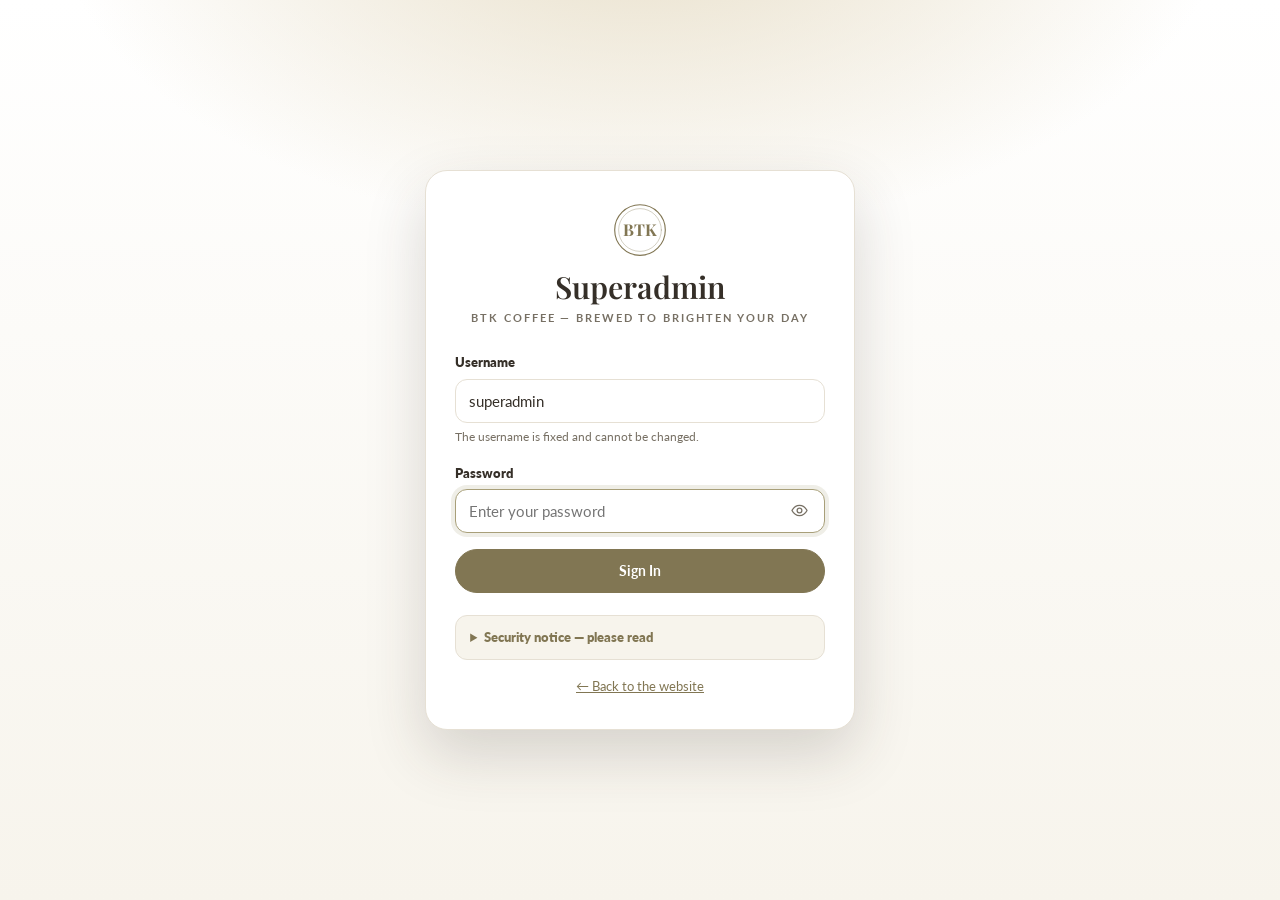
<file: admin.html>
<!DOCTYPE html>
<html lang="en">
<head>
<meta charset="UTF-8">
<meta name="viewport" content="width=device-width, initial-scale=1">
<title>Superadmin — BTK Coffee</title>
<meta name="robots" content="noindex, nofollow, noarchive">
<meta name="theme-color" content="#817653">
<link rel="icon" href="data:image/svg+xml,%3Csvg xmlns='http://www.w3.org/2000/svg' viewBox='0 0 64 64'%3E%3Crect width='64' height='64' rx='14' fill='%23817653'/%3E%3Ctext x='32' y='42' font-family='Georgia,serif' font-size='22' font-weight='700' fill='%23FFFDF7' text-anchor='middle'%3EBTK%3C/text%3E%3C/svg%3E">
<link rel="preconnect" href="https://fonts.googleapis.com">
<link rel="preconnect" href="https://fonts.gstatic.com" crossorigin>
<link href="https://fonts.googleapis.com/css2?family=Playfair+Display:wght@500;600;700&family=Lato:wght@300;400;700;900&display=swap" rel="stylesheet">
<link rel="stylesheet" href="admin.css">
<script>window.BTK_ADMIN = true;</script>
<script src="config.js"></script>
</head>
<body class="admin-body">

<!-- ================= LOGIN ================= -->
<div class="login-wrap" id="loginView">
  <main class="login-card" role="main">
    <div class="login-brand">
      <span class="lb-mark" aria-hidden="true">
        <svg viewBox="0 0 48 48" width="54" height="54">
          <circle cx="24" cy="24" r="22.5" fill="none" stroke="currentColor" stroke-width="1"/>
          <circle cx="24" cy="24" r="19" fill="none" stroke="currentColor" stroke-width=".5" opacity=".6"/>
          <text x="24" y="29.5" text-anchor="middle" font-family="Playfair Display, Georgia, serif" font-size="14.5" font-weight="700" fill="currentColor" stroke="none">BTK</text>
        </svg>
      </span>
      <h1>Superadmin</h1>
      <p class="lb-tag">BTK Coffee — Brewed to Brighten Your Day</p>
    </div>

    <form id="loginForm" novalidate autocomplete="off">
      <div class="a-field">
        <label for="loginUser">Username</label>
        <input type="text" id="loginUser" value="superadmin" autocomplete="username" spellcheck="false">
        <p class="a-hint">The username is fixed and cannot be changed.</p>
      </div>

      <div class="a-field">
        <label for="loginPass">Password</label>
        <div class="pw-wrap">
          <input type="password" id="loginPass" autocomplete="current-password" placeholder="Enter your password">
          <button type="button" class="pw-toggle" data-pw-for="loginPass" aria-label="Show password" aria-pressed="false">
            <svg viewBox="0 0 24 24" class="eye" aria-hidden="true"><path d="M2.5 12S6 5.5 12 5.5 21.5 12 21.5 12 18 18.5 12 18.5 2.5 12 2.5 12z"/><circle cx="12" cy="12" r="3"/></svg>
          </button>
        </div>
      </div>

      <p class="a-alert" id="loginAlert" role="alert" hidden></p>
      <button type="submit" class="a-btn a-btn-primary full" id="loginSubmit">Sign In</button>
    </form>

    <details class="login-note">
      <summary>Security notice — please read</summary>
      <p>This site has <strong>no backend</strong>. This login is a convenience gate for a single
      operator, not real security: the check runs in your browser and anyone with DevTools can
      bypass it. Never store sensitive data here. See the README for the backend work required
      before this is production-secure.</p>
      <p id="defaultHint" class="dim"></p>
    </details>
    <p class="login-back"><a href="index.html">&larr; Back to the website</a></p>
  </main>
</div>

<!-- ================= DASHBOARD ================= -->
<div class="admin-shell" id="dashView" hidden>
  <header class="a-topbar">
    <button type="button" class="a-burger" id="navToggle" aria-label="Toggle menu" aria-expanded="false">
      <span></span><span></span><span></span>
    </button>
    <div class="a-title">
      <strong>BTK Coffee</strong><span>Superadmin Dashboard</span>
    </div>
    <div class="a-topbar-right">
      <span class="a-pill" id="dirtyPill" hidden>Unsaved draft</span>
      <span class="a-pill live" id="livePill" hidden>Live</span>
      <button type="button" class="gh-chip" id="ghChip" data-goto="github" aria-label="GitHub connection status — open GitHub Setup">
        <svg viewBox="0 0 24 24" class="gh-mark" aria-hidden="true"><path d="M12 2a10 10 0 0 0-3.16 19.49c.5.09.68-.22.68-.48l-.01-1.7c-2.78.6-3.37-1.34-3.37-1.34-.45-1.16-1.11-1.47-1.11-1.47-.91-.62.07-.6.07-.6 1 .07 1.53 1.03 1.53 1.03.9 1.53 2.36 1.09 2.93.83.09-.65.35-1.09.63-1.34-2.22-.25-4.56-1.11-4.56-4.94 0-1.09.39-1.98 1.03-2.68-.1-.25-.45-1.27.1-2.64 0 0 .84-.27 2.75 1.02a9.5 9.5 0 0 1 5 0c1.91-1.29 2.75-1.02 2.75-1.02.55 1.37.2 2.39.1 2.64.64.7 1.03 1.59 1.03 2.68 0 3.84-2.34 4.69-4.57 4.94.36.31.68.92.68 1.85l-.01 2.75c0 .27.18.58.69.48A10 10 0 0 0 12 2z"/></svg>
        <span class="gh-dot" id="ghChipDot"></span>
        <span class="gh-chip-text" id="ghChipText">Not connected</span>
      </button>
      <a class="a-btn a-btn-ghost sm" href="index.html" target="_blank" rel="noopener">View Site</a>
    </div>
  </header>

  <!-- Publish bar: the only route from draft to live -->
  <div class="publish-bar" id="publishBar">
    <div class="pb-status">
      <span class="pb-dot" id="pbDot"></span>
      <span id="pbText">Checking published configuration…</span>
    </div>
    <div class="pb-actions">
      <button type="button" class="a-btn a-btn-primary sm" id="pbPublish">Validate &amp; Publish to GitHub</button>
    </div>
  </div>

  <div class="a-layout">
    <aside class="a-side" id="aSide">
      <nav aria-label="Dashboard sections">
        <button type="button" class="a-nav is-active" data-view="overview"><span class="an-ico">◉</span> Dashboard Overview</button>
        <button type="button" class="a-nav" data-view="appearance"><span class="an-ico">◧</span> Website Appearance</button>
        <button type="button" class="a-nav" data-view="images"><span class="an-ico">▣</span> Image Manager</button>
        <button type="button" class="a-nav" data-view="menu"><span class="an-ico">☰</span> Menu Management</button>
        <button type="button" class="a-nav" data-view="content"><span class="an-ico">✎</span> Site Text</button>
        <button type="button" class="a-nav" data-view="contact"><span class="an-ico">✉</span> Contact &amp; Location</button>
        <button type="button" class="a-nav" data-view="github"><span class="an-ico">⎇</span> GitHub Setup</button>
        <button type="button" class="a-nav" data-view="security"><span class="an-ico">⚿</span> Account Security</button>
        <a class="a-nav" href="index.html" target="_blank" rel="noopener"><span class="an-ico">↗</span> View Live Website</a>
        <button type="button" class="a-nav danger" id="logoutBtn"><span class="an-ico">⏻</span> Logout</button>
      </nav>
      <p class="a-side-note">Edits are a local draft until you <strong>Validate &amp; Publish to GitHub</strong>.</p>
    </aside>
    <div class="a-scrim" id="aScrim" hidden></div>

    <main class="a-main" id="aMain">

      <!-- OVERVIEW -->
      <section class="a-view" data-view="overview">
        <header class="a-head"><h2>Dashboard Overview</h2><p>A snapshot of your current website configuration.</p></header>
        <div class="stat-grid" id="statGrid"></div>
        <div class="a-card">
          <h3>Current palette</h3>
          <div class="swatch-row" id="palettePreview"></div>
        </div>
        <div class="a-card">
          <h3>Quick actions</h3>
          <div class="quick-grid">
            <button type="button" class="quick" data-goto="appearance"><strong>Edit Website Colours</strong><small>Palette &amp; theme</small></button>
            <button type="button" class="quick" data-goto="menu"><strong>Manage Menu</strong><small>Items, prices, categories</small></button>
            <button type="button" class="quick" data-goto="images"><strong>Change Images</strong><small>Hero, story, products</small></button>
            <button type="button" class="quick" data-goto="content"><strong>Edit Site Text</strong><small>Hero, story, footer</small></button>
            <button type="button" class="quick" data-goto="contact"><strong>Update Contact Info</strong><small>Links &amp; location</small></button>
            <button type="button" class="quick" data-goto="security"><strong>Change Password</strong><small>Account security</small></button>
            <button type="button" class="quick" data-goto="github"><strong>GitHub Setup</strong><small>Connection &amp; publishing</small></button>
            <a class="quick" href="index.html" target="_blank" rel="noopener"><strong>Preview Website</strong><small>Opens in a new tab</small></a>
          </div>
        </div>
        <div class="a-note">
          <strong>How publishing works.</strong> Edits are kept as a <em>draft</em> in this browser.
          Pressing <strong>Validate &amp; Publish to GitHub</strong> validates the entire configuration
          and commits it to <code>data/site-config.json</code> in your repository. Only then do
          customers see the change — the public site loads that file on every visit. If validation
          fails, nothing is committed and the live site is untouched.
        </div>
        <div class="a-note warn">
          <strong>Still not a security boundary.</strong> This login runs in the browser and can be
          bypassed with DevTools. What protects your repo is the GitHub token: keep it fine-grained,
          limited to this one repository with <em>Contents: Read and write</em>, and revoke it when done.
        </div>
      </section>

      <!-- APPEARANCE -->
      <section class="a-view" data-view="appearance" hidden>
        <header class="a-head"><h2>Website Appearance</h2><p>Set the colour palette used across the whole public site.</p></header>
        <div class="split">
          <div class="a-card">
            <h3>Colour palette</h3>
            <div class="color-list" id="colorList"></div>
            <div class="a-actions">
              <button type="button" class="a-btn a-btn-primary" id="saveTheme">Save Changes</button>
              <button type="button" class="a-btn a-btn-ghost" id="revertTheme">Reset Changes</button>
              <button type="button" class="a-btn a-btn-danger" id="defaultTheme">Restore Default Palette</button>
            </div>
          </div>
          <div class="a-card sticky">
            <h3>Live preview</h3>
            <div class="theme-preview" id="themePreview">
              <div class="tp-bar"><span class="tp-brand">BTK Coffee</span><span class="tp-cart">Cart · 2</span></div>
              <div class="tp-body">
                <p class="tp-eyebrow">Popular Pick</p>
                <h4 class="tp-h">Good Coffee. Better Moments.</h4>
                <p class="tp-p">Crafted with passion, made to brighten your day.</p>
                <div class="tp-card">
                  <strong class="tp-name">Spanish Latte</strong>
                  <p class="tp-muted">Sweet, creamy and rich.</p>
                  <div class="tp-foot"><span class="tp-price">₱89</span><span class="tp-btn">Add to Order</span></div>
                </div>
              </div>
            </div>
            <p class="a-hint" id="contrastNote"></p>
          </div>
        </div>
      </section>

      <!-- IMAGES -->
      <section class="a-view" data-view="images" hidden>
        <header class="a-head"><h2>Image Manager</h2><p>Images are real files in your GitHub repository. Replacing one overwrites the file at its path.</p></header>

        <div class="a-note" id="imgNeedsRepo" hidden>
          <strong>GitHub is not connected yet.</strong> You can still choose images and download them,
          but direct commits need a connection. <button type="button" class="link-btn" data-goto="github">Open GitHub Setup →</button>
        </div>

        <div class="a-card">
          <h3>Replacement method</h3>
          <div class="mode-row">
            <label class="mode-card"><input type="radio" name="imgMode" value="download" checked>
              <span><strong>Download &amp; commit yourself</strong><small>No token. The dashboard prepares a correctly-named file; you add it to the repo and push.</small></span></label>
            <label class="mode-card"><input type="radio" name="imgMode" value="api">
              <span><strong>Commit directly to GitHub</strong><small>Uses the connection from GitHub Setup. Writes the file to your repo immediately.</small></span></label>
          </div>
          <p class="a-hint" id="imgModeHint"></p>
        </div>

        <div class="a-note">Each product has its own file — no two products share a photo. Replacing an image
        overwrites that exact path, so the public site picks it up with no code change once the commit is deployed.
        Browsers cache images: hard-refresh (Ctrl/⌘+Shift+R) to see a change immediately.</div>

        <div class="a-card"><h3>Site images</h3><div class="img-grid" id="siteImageGrid"></div></div>
        <div class="a-card">
          <h3>Product images</h3>
          <label class="sr-only" for="imgProductSearch">Search products</label>
          <input type="search" id="imgProductSearch" class="a-input" placeholder="Search products…">
          <div class="img-grid" id="productImageGrid"></div>
        </div>
        <div class="a-actions sticky-actions">
          <button type="button" class="a-btn a-btn-primary" id="saveImages">Save Path Changes</button>
          <button type="button" class="a-btn a-btn-ghost" id="revertImages">Reset Changes</button>
          <button type="button" class="a-btn a-btn-danger" id="defaultImages">Restore Default Paths</button>
        </div>
      </section>

      <!-- MENU -->
      <section class="a-view" data-view="menu" hidden>
        <header class="a-head"><h2>Menu Management</h2><p>Add, edit, and remove products and categories. This is the same data the public menu and cart use.</p></header>

        <div class="a-card">
          <h3>Categories</h3>
          <div class="cat-list" id="catList"></div>
          <div class="inline-add">
            <label class="sr-only" for="newCatName">New category name</label>
            <input type="text" id="newCatName" class="a-input" placeholder="New category name" maxlength="40">
            <button type="button" class="a-btn a-btn-ghost" id="addCat">Add Category</button>
          </div>
        </div>

        <div class="a-card">
          <div class="card-head-row">
            <h3>Add-ons <span class="count-chip" id="addonCount">0</span></h3>
            <button type="button" class="a-btn a-btn-ghost" id="addAddon">+ Add New Add-on</button>
          </div>
          <p class="a-hint">Optional priced extras. Each one is offered on the categories you tick, and is charged per item ordered.</p>
          <div class="addon-list" id="addonList"></div>
          <p class="a-empty" id="addonEmpty" hidden>No add-ons yet.</p>
        </div>

        <div class="a-card">
          <div class="card-head-row">
            <h3>Products <span class="count-chip" id="prodCount">0</span></h3>
            <button type="button" class="a-btn a-btn-primary" id="addProduct">+ Add New Product</button>
          </div>
          <div class="filter-row">
            <label class="sr-only" for="prodSearch">Search products</label>
            <input type="search" id="prodSearch" class="a-input" placeholder="Search products…">
            <label class="sr-only" for="prodCatFilter">Filter by category</label>
            <select id="prodCatFilter" class="a-input"></select>
          </div>
          <div class="prod-table" id="prodTable"></div>
          <p class="a-empty" id="prodEmpty" hidden>No products match your filters.</p>
        </div>

        <div class="a-actions sticky-actions">
          <button type="button" class="a-btn a-btn-primary" id="saveMenu">Save Changes</button>
          <button type="button" class="a-btn a-btn-ghost" id="revertMenu">Reset Changes</button>
          <button type="button" class="a-btn a-btn-danger" id="defaultMenu">Restore Default Menu</button>
        </div>
      </section>

      <!-- SITE TEXT -->
      <section class="a-view" data-view="content" hidden>
        <header class="a-head"><h2>Site Text</h2><p>Every remaining piece of wording on the public site — store status, announcement bar, hero, Our Story, and the full footer.</p></header>

        <div class="a-card">
          <h3>Store status badge</h3>
          <p class="a-hint">Shown in the website header so customers can see at a glance whether you are taking orders.</p>
          <label class="switch-row">
            <input type="checkbox" id="ssEnabled">
            <span class="switch" aria-hidden="true"></span>
            <span class="switch-label">Show the status badge in the header</span>
          </label>
          <label class="switch-row">
            <input type="checkbox" id="ssAuto">
            <span class="switch" aria-hidden="true"></span>
            <span class="switch-label">Follow operating hours automatically</span>
          </label>

          <label class="switch-row" id="ssManualRow">
            <input type="checkbox" id="ssOpen">
            <span class="switch green" aria-hidden="true"></span>
            <span class="switch-label">Store is <strong id="ssStateWord">OPEN</strong> today</span>
          </label>

          <div class="hours-block" id="hoursBlock" hidden>
            <p class="a-hint">Times use the shop's local clock (<strong id="tzLabel">Asia/Manila</strong>). A closing
            time earlier than the opening time means the shift runs past midnight.</p>
            <div class="hours-grid" id="hoursGrid"></div>
            <div class="a-actions">
              <button type="button" class="a-btn a-btn-ghost sm" id="hoursCopy">Apply Monday's hours to all days</button>
            </div>
            <p class="auto-now" id="autoNow"></p>
          </div>
          <div class="ss-preview" id="ssPreview">
            <span class="ss-pv-dot"></span>
            <span class="ss-pv-text"><strong id="ssPvLabel">Open today</strong><small id="ssPvNote">Accepting orders</small></span>
          </div>
          <div class="form-grid">
            <div class="a-field"><label for="ssOpenLabel">Open label</label><input type="text" class="a-input" id="ssOpenLabel" data-cf="storeOpenLabel" maxlength="30"></div>
            <div class="a-field"><label for="ssOpenNote">Open note</label><input type="text" class="a-input" id="ssOpenNote" data-cf="storeOpenNote" maxlength="40"></div>
            <div class="a-field"><label for="ssClosedLabel">Closed label</label><input type="text" class="a-input" id="ssClosedLabel" data-cf="storeClosedLabel" maxlength="30"></div>
            <div class="a-field"><label for="ssClosedNote">Closed note</label><input type="text" class="a-input" id="ssClosedNote" data-cf="storeClosedNote" maxlength="40"></div>
          </div>
        </div>

        <div id="contentGroups"></div>
        <div class="a-actions sticky-actions">
          <button type="button" class="a-btn a-btn-primary" id="saveContent">Save Changes</button>
          <button type="button" class="a-btn a-btn-ghost" id="revertContent">Reset Changes</button>
          <button type="button" class="a-btn a-btn-danger" id="defaultContent2">Restore Default Text</button>
        </div>
      </section>

      <!-- CONTACT -->
      <section class="a-view" data-view="contact" hidden>
        <header class="a-head"><h2>Contact &amp; Location</h2><p>These values appear in the header, contact section, footer, and order summaries.</p></header>
        <div class="a-card">
          <div class="form-grid" id="contactForm"></div>
          <div class="a-actions">
            <button type="button" class="a-btn a-btn-primary" id="saveContact">Save Changes</button>
            <button type="button" class="a-btn a-btn-ghost" id="revertContact">Reset Changes</button>
            <a class="a-btn a-btn-ghost" href="index.html#findus" target="_blank" rel="noopener">Preview Changes</a>
            <button type="button" class="a-btn a-btn-danger" id="defaultContact">Restore Default Info</button>
          </div>
        </div>
        <div class="a-note">Leave the phone, email, address, or Facebook fields blank to hide them on the
        public site. Nothing is invented — blank means not displayed.</div>
      </section>

      <!-- GITHUB SETUP -->
      <section class="a-view" data-view="github" hidden>
        <header class="a-head"><h2>GitHub Setup</h2><p>Connect the repository that stores your images and published configuration.</p></header>

        <div class="conn-banner" id="connBanner">
          <span class="cb-dot" id="connDot"></span>
          <div class="cb-text">
            <strong id="connTitle">Not connected</strong>
            <span id="connDetail">Add your repository details and a token to enable publishing.</span>
          </div>
        </div>

        <div class="a-card">
          <h3>1. Repository storage</h3>
          <div class="form-grid">
            <div class="a-field"><label for="ghOwner">GitHub owner / username</label><input type="text" id="ghOwner" class="a-input" placeholder="your-username" spellcheck="false"><p class="a-err" id="errGhOwner" role="alert"></p></div>
            <div class="a-field"><label for="ghRepo">Repository name</label><input type="text" id="ghRepo" class="a-input" placeholder="btk-coffee" spellcheck="false"><p class="a-err" id="errGhRepo" role="alert"></p></div>
            <div class="a-field"><label for="ghBranch">Branch</label><input type="text" id="ghBranch" class="a-input" placeholder="main" spellcheck="false"></div>
            <div class="a-field"><label for="ghDir">Image folder</label><input type="text" id="ghDir" class="a-input" placeholder="assets" spellcheck="false"><p class="a-hint">Images live here. Default: <code>assets</code></p></div>
          </div>
          <div class="a-actions"><button type="button" class="a-btn a-btn-primary" id="saveRepo">Save Repository Settings</button></div>
        </div>

        <div class="a-card">
          <h3>2. Access token</h3>
          <div class="a-field">
            <label for="ghToken">Fine-grained personal access token</label>
            <div class="pw-wrap">
              <input type="password" id="ghToken" class="a-input" placeholder="github_pat_…" autocomplete="off" spellcheck="false">
              <button type="button" class="pw-toggle" data-pw-for="ghToken" aria-label="Show token" aria-pressed="false">
                <svg viewBox="0 0 24 24" class="eye" aria-hidden="true"><path d="M2.5 12S6 5.5 12 5.5 21.5 12 21.5 12 18 18.5 12 18.5 2.5 12 2.5 12z"/><circle cx="12" cy="12" r="3"/></svg>
              </button>
            </div>
            <p class="a-hint">Scope it to this one repository with <strong>Contents: Read and write</strong> only.</p>
          </div>
          <div class="a-actions">
            <button type="button" class="a-btn a-btn-primary" id="ghUseToken">Connect</button>
            <button type="button" class="a-btn a-btn-ghost" id="ghTest">Test Connection</button>
            <button type="button" class="a-btn a-btn-danger" id="ghForget">Disconnect</button>
          </div>
          <p class="a-err" id="ghStatus" role="status" aria-live="polite"></p>
        </div>

        <div class="a-card">
          <h3>3. What gets written</h3>
          <dl class="kv-list">
            <div><dt>Published configuration</dt><dd><code>data/site-config.json</code> — menu, prices, colours, contact details</dd></div>
            <div><dt>Images</dt><dd><code id="ghDirEcho">assets</code>/&lt;name&gt;.jpg — one file per product</dd></div>
          </dl>
          <p class="a-hint">Nothing else in your repository is ever touched. Every write is a normal commit you can review or revert in GitHub.</p>
        </div>

        <div class="a-note warn">
          <strong>Token handling — read this.</strong> The token is held in <code>sessionStorage</code> and is
          erased when you close this tab. It is never written to localStorage and never committed to the repo.
          Even so, a browser-held write token can be read by any script on this origin, so only use a
          fine-grained token limited to this single repository, and revoke it when you have finished.
          Never paste a classic token with broad scopes.
        </div>
      </section>

      <!-- SECURITY -->
      <section class="a-view" data-view="security" hidden>
        <header class="a-head"><h2>Account Security</h2><p>Change the Superadmin password for this browser.</p></header>
        <div class="a-card">
          <div class="a-field">
            <label for="secUser">Username</label>
            <input type="text" id="secUser" value="superadmin" readonly aria-readonly="true">
            <p class="a-hint">Fixed by design — the username cannot be renamed, replaced, or deleted.</p>
          </div>
        </div>

        <div class="a-card">
          <h3>Change password</h3>
          <form id="pwForm" novalidate autocomplete="off">
            <div class="a-field">
              <label for="pwCurrent">Current password</label>
              <div class="pw-wrap">
                <input type="password" id="pwCurrent" autocomplete="current-password">
                <button type="button" class="pw-toggle" data-pw-for="pwCurrent" aria-label="Show password" aria-pressed="false">
                  <svg viewBox="0 0 24 24" class="eye" aria-hidden="true"><path d="M2.5 12S6 5.5 12 5.5 21.5 12 21.5 12 18 18.5 12 18.5 2.5 12 2.5 12z"/><circle cx="12" cy="12" r="3"/></svg>
                </button>
              </div>
              <p class="a-err" id="errCurrent" role="alert"></p>
            </div>
            <div class="a-field">
              <label for="pwNew">New password</label>
              <div class="pw-wrap">
                <input type="password" id="pwNew" autocomplete="new-password">
                <button type="button" class="pw-toggle" data-pw-for="pwNew" aria-label="Show password" aria-pressed="false">
                  <svg viewBox="0 0 24 24" class="eye" aria-hidden="true"><path d="M2.5 12S6 5.5 12 5.5 21.5 12 21.5 12 18 18.5 12 18.5 2.5 12 2.5 12z"/><circle cx="12" cy="12" r="3"/></svg>
                </button>
              </div>
              <div class="pw-meter"><span id="pwBar"></span></div>
              <p class="a-hint">At least 12 characters, including letters and numbers. Special characters are encouraged.</p>
              <p class="a-err" id="errNew" role="alert"></p>
            </div>
            <div class="a-field">
              <label for="pwConfirm">Confirm new password</label>
              <div class="pw-wrap">
                <input type="password" id="pwConfirm" autocomplete="new-password">
                <button type="button" class="pw-toggle" data-pw-for="pwConfirm" aria-label="Show password" aria-pressed="false">
                  <svg viewBox="0 0 24 24" class="eye" aria-hidden="true"><path d="M2.5 12S6 5.5 12 5.5 21.5 12 21.5 12 18 18.5 12 18.5 2.5 12 2.5 12z"/><circle cx="12" cy="12" r="3"/></svg>
                </button>
              </div>
              <p class="a-err" id="errConfirm" role="alert"></p>
            </div>
            <button type="submit" class="a-btn a-btn-primary">Update Password</button>
          </form>
        </div>

        <div class="a-note warn">
          <strong>What this prototype can and cannot do.</strong>
          It can: enforce a fixed username, hash the password with PBKDF2-SHA-256 before storing it,
          rate-limit repeated attempts, and expire the session when the tab closes.
          It cannot: stop anyone who opens DevTools. Real protection needs server-side
          authentication, server-side hashing, HTTP-only session cookies, and access control.
        </div>
      </section>

    </main>
  </div>
</div>

<!-- Product editor modal -->
<div class="a-modal-scrim" id="prodScrim" hidden>
  <div class="a-modal" role="dialog" aria-modal="true" aria-labelledby="prodModalTitle">
    <header class="am-head">
      <h3 id="prodModalTitle">Edit Product</h3>
      <button type="button" class="am-close" id="prodClose" aria-label="Close">&times;</button>
    </header>
    <div class="am-body">
      <div class="a-field"><label for="pName">Product name</label><input type="text" id="pName" class="a-input" maxlength="60"><p class="a-err" id="errPName" role="alert"></p></div>
      <div class="a-field"><label for="pCat">Category</label><select id="pCat" class="a-input"></select></div>
      <div class="a-field"><label for="pDesc">Description</label><textarea id="pDesc" class="a-input" rows="2" maxlength="220"></textarea></div>
      <div class="a-field">
        <label for="pImg">Image URL</label>
        <input type="text" id="pImg" class="a-input" placeholder="assets/products/name.jpg or https://…">
        <div class="img-inline">
          <img id="pImgPreview" alt="" class="img-thumb">
          <label class="a-btn a-btn-ghost sm file-btn">Upload…<input type="file" id="pImgFile" accept="image/png,image/jpeg,image/webp" hidden></label>
        </div>
        <p class="a-err" id="errPImg" role="alert"></p>
      </div>
      <fieldset class="a-field">
        <legend>Sizes &amp; prices (₱)</legend>
        <div id="pSizes" class="size-rows"></div>
        <button type="button" class="a-btn a-btn-ghost sm" id="addSize">+ Add size option</button>
        <p class="a-err" id="errPSizes" role="alert"></p>
      </fieldset>
      <div class="a-field">
        <label for="pBoxRule">Take-out box (₱5)</label>
        <select id="pBoxRule" class="a-input">
          <option value="">No take-out box</option>
          <option value="all">Charge for every size</option>
          <option value="double">Charge for "Double" size only</option>
        </select>
      </div>
      <label class="switch-row">
        <input type="checkbox" id="pAvailable" checked>
        <span class="switch green" aria-hidden="true"></span>
        <span class="switch-label">In stock — available for ordering<small id="pAvailHint">Turn off to show it as “Out of Stock” on the menu.</small></span>
      </label>
      <label class="switch-row">
        <input type="checkbox" id="pFeatured">
        <span class="switch" aria-hidden="true"></span>
        <span class="switch-label">Show in Featured Favorites</span>
      </label>
    </div>
    <footer class="am-foot">
      <button type="button" class="a-btn a-btn-ghost" id="prodCancel">Cancel</button>
      <button type="button" class="a-btn a-btn-primary" id="prodSave">Save Product</button>
    </footer>
  </div>
</div>

<!-- Add-on editor modal -->
<div class="a-modal-scrim" id="addonScrim" hidden>
  <div class="a-modal" role="dialog" aria-modal="true" aria-labelledby="addonModalTitle">
    <header class="am-head">
      <h3 id="addonModalTitle">Edit Add-on</h3>
      <button type="button" class="am-close" id="addonClose" aria-label="Close">&times;</button>
    </header>
    <div class="am-body">
      <div class="a-field"><label for="aoName">Add-on name</label><input type="text" id="aoName" class="a-input" maxlength="60" placeholder="e.g. Add Espresso"><p class="a-err" id="errAoName" role="alert"></p></div>
      <div class="a-field"><label for="aoPrice">Price (₱)</label><input type="number" id="aoPrice" class="a-input" min="0" step="1" placeholder="30"><p class="a-err" id="errAoPrice" role="alert"></p></div>
      <div class="a-field"><label for="aoNote">Short note <span class="optional">(optional)</span></label><input type="text" id="aoNote" class="a-input" maxlength="60" placeholder="e.g. 1 pack"></div>
      <fieldset class="a-field">
        <legend>Offer this on these categories</legend>
        <div class="cat-check-grid" id="aoCats"></div>
        <p class="a-err" id="errAoCats" role="alert"></p>
      </fieldset>
    </div>
    <footer class="am-foot">
      <button type="button" class="a-btn a-btn-ghost" id="addonCancel">Cancel</button>
      <button type="button" class="a-btn a-btn-primary" id="addonSave">Save Add-on</button>
    </footer>
  </div>
</div>

<!-- Confirm dialog -->
<div class="a-modal-scrim" id="confirmScrim" hidden>
  <div class="a-modal small" role="alertdialog" aria-modal="true" aria-labelledby="confirmTitle" aria-describedby="confirmMsg">
    <header class="am-head"><h3 id="confirmTitle">Are you sure?</h3></header>
    <div class="am-body"><p id="confirmMsg"></p></div>
    <footer class="am-foot">
      <button type="button" class="a-btn a-btn-ghost" id="confirmNo">Cancel</button>
      <button type="button" class="a-btn a-btn-danger" id="confirmYes">Confirm</button>
    </footer>
  </div>
</div>

<div class="a-toasts" id="aToasts" role="status" aria-live="polite"></div>

<!-- script.js is loaded here ONLY to register the authored menu catalogue as the
     default configuration. It detects the absent public markup and renders nothing. -->
<script src="script.js"></script>
<script src="admin.js"></script>
</body>
</html>
</file>
<file: admin.css>
/* ============================================================
   BTK Coffee — admin.css
   Superadmin login + dashboard. Khaki / cream / ivory identity.
   Intentionally independent of style.css so theme edits previewed
   in the dashboard never restyle the dashboard itself.
   ============================================================ */

:root{
  --k:#A89F79; --kd:#817653; --sage:#B8B49A;
  --beige:#E8DFC9; --cream:#F7F4EC; --ivory:#FFFDF7; --white:#fff;
  --ink:#352F28; --muted:#777064; --line:#E6E0D4;
  --ok:#4E5B3F; --danger:#8E3F36; --danger-soft:#F6E6E2;
  --r:12px; --r-lg:18px; --pill:999px;
  --sh-xs:0 1px 2px rgba(53,47,40,.05);
  --sh:0 8px 24px rgba(53,47,40,.09);
  --sh-lg:0 24px 60px rgba(53,47,40,.18);
  --head:"Playfair Display",Georgia,serif;
  --body:"Lato",-apple-system,BlinkMacSystemFont,"Segoe UI",Roboto,Arial,sans-serif;
  --t:.2s cubic-bezier(.22,.61,.36,1);
}

*,*::before,*::after{box-sizing:border-box}
[hidden]{display:none!important}
html,body{margin:0;padding:0}
.admin-body{font-family:var(--body);background:var(--cream);color:var(--ink);font-size:15px;line-height:1.6;-webkit-font-smoothing:antialiased}
h1,h2,h3,h4{font-family:var(--head);margin:0;line-height:1.2;font-weight:600}
p{margin:0 0 .8em}p:last-child{margin-bottom:0}
img{max-width:100%;display:block}
button,input,textarea,select{font:inherit;color:inherit}
button{cursor:pointer;background:none;border:0}
a{color:var(--kd)}
code{background:var(--beige);padding:.1em .4em;border-radius:5px;font-size:.88em}
.sr-only{position:absolute;width:1px;height:1px;overflow:hidden;clip:rect(0 0 0 0);white-space:nowrap}
:focus-visible{outline:3px solid var(--kd);outline-offset:2px;border-radius:6px}
svg{fill:none;stroke:currentColor;stroke-width:1.6;stroke-linecap:round;stroke-linejoin:round}

/* ---------- buttons ---------- */
.a-btn{display:inline-flex;align-items:center;justify-content:center;gap:.4rem;min-height:44px;
  padding:.6rem 1.15rem;border-radius:var(--pill);font-weight:700;font-size:.88rem;
  border:1.5px solid transparent;transition:all var(--t);text-decoration:none;white-space:nowrap}
.a-btn:hover{transform:translateY(-1px)}
.a-btn-primary{background:var(--kd);color:var(--ivory);border-color:var(--kd)}
.a-btn-primary:hover{background:var(--ink);border-color:var(--ink)}
.a-btn-ghost{background:var(--white);color:var(--ink);border-color:var(--line)}
.a-btn-ghost:hover{background:var(--beige);border-color:var(--k)}
.a-btn-danger{background:var(--danger-soft);color:var(--danger);border-color:#DDAFA7}
.a-btn-danger:hover{background:var(--danger);color:#fff;border-color:var(--danger)}
.a-btn.sm{min-height:36px;padding:.35rem .85rem;font-size:.8rem}
.a-btn.full{width:100%}
.a-btn[disabled]{opacity:.5;pointer-events:none}

/* ---------- fields ---------- */
.a-field{margin-bottom:1rem;border:0;padding:0;min-width:0}
.a-field>label,.a-field>legend{display:block;font-size:.8rem;font-weight:800;margin-bottom:.35rem;padding:0}
.a-input,.a-field input[type=text],.a-field input[type=password],.a-field input[type=tel],
.a-field input[type=url],.a-field input[type=email],.a-field textarea,.a-field select,
input[type=search].a-input{
  width:100%;min-height:44px;padding:.55rem .8rem;border:1.5px solid var(--line);
  border-radius:var(--r);background:var(--white);transition:border-color var(--t),box-shadow var(--t)}
.a-field textarea,textarea.a-input{min-height:70px;resize:vertical;line-height:1.5}
.a-input:focus,.a-field input:focus,.a-field textarea:focus,.a-field select:focus{
  outline:none;border-color:var(--k);box-shadow:0 0 0 4px rgba(168,159,121,.18)}
.a-input.invalid,.a-field input.invalid{border-color:#C0665C;box-shadow:0 0 0 4px rgba(192,102,92,.12)}
.a-field input[readonly]{background:var(--beige);color:var(--muted);cursor:not-allowed}
.a-hint{font-size:.76rem;color:var(--muted);margin:.3rem 0 0}
.a-err{font-size:.78rem;color:var(--danger);font-weight:700;margin:.3rem 0 0}
.a-err:empty{display:none}
.a-check{display:flex;align-items:center;gap:.5rem;font-size:.86rem;font-weight:700;cursor:pointer}
.a-check input{width:18px;height:18px;accent-color:var(--kd);cursor:pointer}
.check-row{display:flex;flex-wrap:wrap;gap:1.2rem;padding-top:.3rem}

.pw-wrap{position:relative}
.pw-wrap input{padding-right:3rem}
.pw-toggle{position:absolute;right:.4rem;top:50%;transform:translateY(-50%);width:38px;height:38px;
  display:grid;place-items:center;border-radius:50%;color:var(--muted)}
.pw-toggle:hover{background:var(--beige);color:var(--ink)}
.pw-toggle .eye{width:19px;height:19px}
.pw-toggle[aria-pressed="true"] .eye{color:var(--kd)}
.pw-meter{height:6px;background:var(--beige);border-radius:var(--pill);margin-top:.5rem;overflow:hidden}
.pw-meter span{display:block;height:100%;width:0;background:var(--danger);border-radius:var(--pill);transition:width var(--t),background-color var(--t)}
.pw-meter span.mid{background:var(--k)}
.pw-meter span.good{background:var(--ok)}

/* ---------- LOGIN ---------- */
.login-wrap{min-height:100vh;min-height:100dvh;display:grid;place-items:center;padding:1.2rem;
  background:radial-gradient(900px 500px at 50% -10%,var(--beige),transparent 65%),linear-gradient(180deg,var(--ivory),var(--cream))}
.login-card{width:min(430px,100%);background:var(--white);border:1px solid var(--line);
  border-radius:22px;padding:2rem 1.8rem;box-shadow:var(--sh-lg)}
.login-brand{text-align:center;margin-bottom:1.6rem}
.lb-mark{color:var(--kd);display:inline-block}
.lb-mark svg text{stroke:none}
.login-brand h1{font-size:1.9rem;margin-top:.4rem}
.lb-tag{font-size:.7rem;letter-spacing:.17em;text-transform:uppercase;color:var(--muted);font-weight:700;margin:.2rem 0 0}
.a-alert{background:var(--danger-soft);border:1px solid #DDAFA7;color:var(--danger);
  border-radius:var(--r);padding:.65rem .9rem;font-size:.84rem;font-weight:700;margin:0 0 .9rem}
.a-alert.ok{background:#E8EFE2;border-color:#B9C9AC;color:var(--ok)}
.login-note{margin-top:1.4rem;background:var(--cream);border:1px solid var(--line);border-radius:var(--r);padding:.7rem .9rem}
.login-note summary{cursor:pointer;font-size:.8rem;font-weight:800;color:var(--kd)}
.login-note p{font-size:.78rem;color:var(--muted);margin-top:.6rem;line-height:1.55}
.login-note .dim{font-size:.74rem;font-style:italic}
.login-back{text-align:center;margin:1rem 0 0;font-size:.82rem}

/* ---------- SHELL ---------- */
.a-topbar{position:sticky;top:0;z-index:40;display:flex;align-items:center;gap:.8rem;
  background:var(--ivory);border-bottom:1px solid var(--line);padding:.6rem 1rem;min-height:62px}
.a-title{display:flex;flex-direction:column;line-height:1.15}
.a-title strong{font-family:var(--head);font-size:1.12rem}
.a-title span{font-size:.65rem;letter-spacing:.15em;text-transform:uppercase;color:var(--muted);font-weight:700}
.a-topbar-right{margin-left:auto;display:flex;align-items:center;gap:.6rem}
.a-pill{background:var(--beige);color:var(--kd);border:1px solid var(--k);border-radius:var(--pill);
  padding:.25rem .7rem;font-size:.7rem;font-weight:800;letter-spacing:.06em;text-transform:uppercase}
.a-pill.live{background:#E8EFE2;color:var(--ok);border-color:#B9C9AC}

/* Header GitHub connection chip */
.gh-chip{display:inline-flex;align-items:center;gap:.4rem;border:1.5px solid var(--line);
  border-radius:var(--pill);padding:.3rem .8rem .3rem .6rem;background:var(--white);
  font-size:.76rem;font-weight:700;color:var(--ink);transition:all var(--t);min-height:36px}
.gh-chip:hover{border-color:var(--k);background:var(--beige)}
.gh-mark{width:16px;height:16px;fill:currentColor;stroke:none;flex:none;opacity:.8}
.gh-dot{width:8px;height:8px;border-radius:50%;background:var(--muted);flex:none}
.gh-chip.ok{border-color:#B9C9AC;background:#E8EFE2;color:var(--ok)}
.gh-chip.ok .gh-dot{background:var(--ok)}
.gh-chip.partial{border-color:#D9C49C;background:#F6EFE2;color:#8A6A2F}
.gh-chip.partial .gh-dot{background:#C98A2E}
.gh-chip.err{border-color:#DDAFA7;background:var(--danger-soft);color:var(--danger)}
.gh-chip.err .gh-dot{background:var(--danger)}
.gh-chip.busy .gh-dot{background:var(--kd);animation:pulse 1s ease-in-out infinite}
@media(max-width:700px){.gh-chip-text{display:none}.gh-chip{padding:.3rem .55rem}}

/* Connection banner on the GitHub Setup screen */
.conn-banner{display:flex;align-items:flex-start;gap:.8rem;background:var(--white);
  border:1.5px solid var(--line);border-radius:var(--r-lg);padding:1rem 1.15rem;margin-bottom:1.1rem}
.conn-banner.ok{border-color:#B9C9AC;background:#EFF4EA}
.conn-banner.partial{border-color:#D9C49C;background:#F9F3E8}
.conn-banner.err{border-color:#DDAFA7;background:var(--danger-soft)}
.cb-dot{width:12px;height:12px;border-radius:50%;background:var(--muted);flex:none;margin-top:.35rem}
.conn-banner.ok .cb-dot{background:var(--ok)}
.conn-banner.partial .cb-dot{background:#C98A2E}
.conn-banner.err .cb-dot{background:var(--danger)}
.cb-text{display:flex;flex-direction:column;gap:.15rem;min-width:0}
.cb-text strong{font-family:var(--head);font-size:1.05rem}
.cb-text span{font-size:.84rem;color:var(--muted);word-break:break-word}
.kv-list{display:grid;gap:.5rem;margin:0}
.kv-list>div{display:flex;flex-wrap:wrap;gap:.2rem .8rem;justify-content:space-between;
  padding:.5rem .7rem;background:var(--cream);border-radius:var(--r)}
.kv-list dt{font-size:.78rem;font-weight:800}
.kv-list dd{margin:0;font-size:.78rem;color:var(--muted)}
.link-btn{text-decoration:underline;font-weight:800;color:var(--kd);font-size:inherit}
.link-btn:hover{color:var(--ink)}

/* Publish bar */
.publish-bar{position:sticky;top:62px;z-index:39;display:flex;flex-wrap:wrap;gap:.7rem;
  align-items:center;justify-content:space-between;
  background:var(--beige);border-bottom:1px solid var(--k);padding:.6rem 1rem}
.pb-status{display:flex;align-items:center;gap:.55rem;font-size:.82rem;font-weight:700;color:#5e5748;min-width:0}
.pb-dot{width:10px;height:10px;border-radius:50%;background:var(--muted);flex:none}
.pb-dot.ok{background:var(--ok)}
.pb-dot.warn{background:#C98A2E}
.pb-dot.err{background:var(--danger)}
.pb-dot.busy{background:var(--kd);animation:pulse 1s ease-in-out infinite}
@keyframes pulse{0%,100%{opacity:1}50%{opacity:.3}}
.pb-actions{display:flex;flex-wrap:wrap;gap:.4rem;margin-left:auto}
.pb-actions .a-btn{min-height:36px}
.publish-bar.is-preview{background:#F6EFE2;border-bottom-color:#D9C49C}
@media(max-width:860px){
  .publish-bar{top:62px;padding:.55rem .8rem}
  .pb-actions{width:100%;margin-left:0}
  .pb-actions .a-btn{flex:1 1 auto;font-size:.76rem;padding:.3rem .6rem}
  .a-side{top:0}
}

.a-burger{display:none;width:42px;height:42px;border:1.5px solid var(--line);border-radius:10px;background:var(--white);padding:0}
.a-burger span{display:block;width:18px;height:2px;background:var(--ink);margin:3.5px auto;border-radius:2px;transition:var(--t)}
.a-burger[aria-expanded="true"] span:nth-child(1){transform:translateY(5.5px) rotate(45deg)}
.a-burger[aria-expanded="true"] span:nth-child(2){opacity:0}
.a-burger[aria-expanded="true"] span:nth-child(3){transform:translateY(-5.5px) rotate(-45deg)}

.a-layout{display:grid;grid-template-columns:262px 1fr;align-items:start}
.a-side{position:sticky;top:62px;height:calc(100dvh - 62px);background:var(--ivory);
  border-right:1px solid var(--line);padding:1rem .7rem;display:flex;flex-direction:column;overflow-y:auto}
.a-side nav{display:grid;gap:.2rem}
.a-nav{display:flex;align-items:center;gap:.65rem;width:100%;text-align:left;padding:.7rem .85rem;
  border-radius:10px;font-size:.88rem;font-weight:700;color:var(--ink);text-decoration:none;transition:all var(--t)}
.a-nav:hover{background:var(--beige)}
.a-nav.is-active{background:var(--kd);color:var(--ivory)}
.a-nav.danger{color:var(--danger);margin-top:.4rem}
.a-nav.danger:hover{background:var(--danger-soft)}
.an-ico{width:20px;text-align:center;opacity:.85;flex:none}
.a-side-note{margin-top:auto;padding-top:1rem;font-size:.72rem;color:var(--muted);line-height:1.5}
.a-scrim{position:fixed;inset:0;background:rgba(53,47,40,.45);z-index:35}

.a-main{padding:1.4rem clamp(1rem,3vw,2rem) 4rem;min-width:0;max-width:1120px}
.a-head{margin-bottom:1.3rem}
.a-head h2{font-size:clamp(1.5rem,3vw,2rem)}
.a-head p{color:var(--muted);font-size:.92rem;margin-top:.25rem}

.a-card{background:var(--white);border:1px solid var(--line);border-radius:var(--r-lg);
  padding:1.2rem 1.25rem;margin-bottom:1.1rem;box-shadow:var(--sh-xs)}
.a-card h3{font-size:1.08rem;margin-bottom:.85rem}
.card-head-row{display:flex;flex-wrap:wrap;gap:.7rem;align-items:center;justify-content:space-between;margin-bottom:.9rem}
.card-head-row h3{margin:0}
.count-chip{display:inline-block;background:var(--beige);color:var(--kd);border-radius:var(--pill);
  padding:.1rem .55rem;font-family:var(--body);font-size:.75rem;font-weight:800;vertical-align:middle}
.a-actions{display:flex;flex-wrap:wrap;gap:.55rem;margin-top:1rem}
.sticky-actions{position:sticky;bottom:0;background:var(--cream);border-top:1px solid var(--line);
  padding:.8rem 0;margin-top:1.2rem;z-index:20}
.a-note{background:var(--beige);border:1px solid var(--k);border-radius:var(--r);
  padding:.85rem 1rem;font-size:.84rem;color:#5e5748;margin-bottom:1.1rem;line-height:1.55}
.a-note.warn{background:#F6EFE2;border-color:#D9C49C}
.a-empty{text-align:center;color:var(--muted);padding:2rem 1rem;font-size:.9rem}

/* ---------- overview ---------- */
.stat-grid{display:grid;gap:.8rem;grid-template-columns:repeat(auto-fit,minmax(170px,1fr));margin-bottom:1.1rem}
.stat{background:var(--white);border:1px solid var(--line);border-radius:var(--r-lg);padding:1.1rem}
.stat-k{font-size:.68rem;letter-spacing:.14em;text-transform:uppercase;color:var(--muted);font-weight:800}
.stat-v{font-family:var(--head);font-size:1.85rem;font-weight:700;color:var(--kd);line-height:1.1;margin-top:.3rem;word-break:break-word}
.stat-v.sm{font-size:1rem;font-family:var(--body);font-weight:700;color:var(--ink)}
.stat-s{font-size:.75rem;color:var(--muted);margin-top:.2rem}
.swatch-row{display:flex;flex-wrap:wrap;gap:.5rem}
.swatch{display:flex;align-items:center;gap:.5rem;border:1px solid var(--line);border-radius:var(--pill);padding:.3rem .8rem .3rem .3rem;font-size:.76rem;font-weight:700}
.sw-dot{width:26px;height:26px;border-radius:50%;border:1px solid rgba(0,0,0,.12);flex:none}
.quick-grid{display:grid;gap:.6rem;grid-template-columns:repeat(auto-fit,minmax(185px,1fr))}
.quick{display:flex;flex-direction:column;gap:.15rem;text-align:left;padding:.9rem 1rem;
  border:1.5px solid var(--line);border-radius:var(--r);background:var(--cream);transition:all var(--t);text-decoration:none;color:var(--ink)}
.quick:hover{border-color:var(--k);background:var(--beige);transform:translateY(-2px)}
.quick strong{font-size:.9rem}
.quick small{color:var(--muted);font-size:.76rem}

/* ---------- appearance ---------- */
.split{display:grid;gap:1.1rem;grid-template-columns:1fr}
@media(min-width:980px){.split{grid-template-columns:1.1fr .9fr}.a-card.sticky{position:sticky;top:78px}}
.color-list{display:grid;gap:.6rem}
.color-row{display:grid;grid-template-columns:46px 1fr 118px;gap:.6rem;align-items:center}
.color-row input[type=color]{width:46px;height:44px;padding:2px;border:1.5px solid var(--line);border-radius:10px;background:var(--white);cursor:pointer}
.color-row .cr-label{font-size:.84rem;font-weight:700;min-width:0}
.color-row .cr-vars{display:block;font-size:.68rem;color:var(--muted);font-weight:600;font-family:ui-monospace,monospace}
.color-row input[type=text]{min-height:44px;font-family:ui-monospace,SFMono-Regular,monospace;font-size:.82rem;text-transform:uppercase}

.theme-preview{border:1px solid var(--line);border-radius:var(--r);overflow:hidden}
.tp-bar{display:flex;justify-content:space-between;align-items:center;padding:.6rem .9rem;font-size:.8rem;font-weight:700;border-bottom:1px solid}
.tp-brand{font-family:var(--head);font-size:1rem}
.tp-body{padding:1.1rem}
.tp-eyebrow{font-size:.64rem;letter-spacing:.2em;text-transform:uppercase;font-weight:800;margin-bottom:.3rem}
.tp-h{font-family:var(--head);font-size:1.3rem;margin-bottom:.35rem}
.tp-p{font-size:.84rem;margin-bottom:1rem}
.tp-card{border:1px solid;border-radius:var(--r);padding:.9rem}
.tp-name{font-family:var(--head);font-size:1rem;display:block}
.tp-muted{font-size:.8rem;margin:.2rem 0 .7rem}
.tp-foot{display:flex;align-items:center;justify-content:space-between;gap:.6rem}
.tp-price{font-family:var(--head);font-weight:700;font-size:1.1rem}
.tp-btn{border-radius:var(--pill);padding:.42rem .9rem;font-size:.78rem;font-weight:700}

/* ---------- images ---------- */
.img-grid{display:grid;gap:.9rem;grid-template-columns:repeat(auto-fill,minmax(210px,1fr));margin-top:.4rem}
.img-item{border:1px solid var(--line);border-radius:var(--r);overflow:hidden;background:var(--cream);display:flex;flex-direction:column}
.img-thumb-wrap{aspect-ratio:4/3;background:var(--beige);position:relative;overflow:hidden}
.img-thumb-wrap img{width:100%;height:100%;object-fit:cover}
.img-thumb-wrap .ph{position:absolute;inset:0;display:grid;place-items:center;font-size:.76rem;color:var(--muted);text-align:center;padding:.5rem}
.img-meta{padding:.6rem .7rem;display:flex;flex-direction:column;gap:.4rem;flex:1}
.img-name{font-size:.82rem;font-weight:800;line-height:1.3}
.img-sub{font-size:.7rem;color:var(--muted)}
.img-url{width:100%;min-height:36px;padding:.35rem .55rem;border:1.5px solid var(--line);border-radius:8px;font-size:.72rem;background:var(--white);font-family:ui-monospace,monospace}
.img-btns{display:flex;gap:.35rem;flex-wrap:wrap;margin-top:auto}
.img-btns .a-btn{flex:1 1 auto;min-height:32px;padding:.25rem .6rem;font-size:.74rem}
.file-btn{position:relative;overflow:hidden;cursor:pointer}
.img-inline{display:flex;align-items:center;gap:.7rem;margin-top:.5rem}
.img-thumb{width:70px;height:70px;object-fit:cover;border-radius:10px;border:1px solid var(--line);background:var(--beige)}
.changed-dot{display:inline-block;width:7px;height:7px;border-radius:50%;background:var(--kd);margin-left:.3rem;vertical-align:middle}
.img-item.is-pending{border-color:var(--kd);box-shadow:0 0 0 3px rgba(168,159,121,.2)}
.pend-tag{position:absolute;top:.4rem;left:.4rem;background:var(--kd);color:var(--ivory);
  font-size:.6rem;font-weight:800;letter-spacing:.1em;text-transform:uppercase;padding:.2rem .5rem;border-radius:var(--pill)}
.img-path{display:block;font-size:.66rem;color:var(--muted);background:var(--beige);
  padding:.2rem .4rem;border-radius:6px;word-break:break-all;line-height:1.35}
.a-rule{border:0;border-top:1px solid var(--line);margin:1.2rem 0}
.a-sub{font-family:var(--body);font-size:.78rem;letter-spacing:.12em;text-transform:uppercase;
  font-weight:800;color:var(--muted);margin:0 0 .6rem}
.mode-row{display:grid;gap:.6rem;grid-template-columns:repeat(auto-fit,minmax(230px,1fr));margin-bottom:1rem}
.mode-card{position:relative;display:block;cursor:pointer}
.mode-card input{position:absolute;opacity:0;width:1px;height:1px}
.mode-card>span{display:flex;flex-direction:column;gap:.2rem;padding:.8rem .9rem;height:100%;
  border:1.5px solid var(--line);border-radius:var(--r);background:var(--cream);transition:all var(--t)}
.mode-card strong{font-size:.88rem}
.mode-card small{color:var(--muted);font-size:.76rem;line-height:1.4}
.mode-card input:checked+span{border-color:var(--kd);background:var(--beige);box-shadow:0 0 0 3px rgba(168,159,121,.2)}
.mode-card input:focus-visible+span{outline:3px solid var(--kd);outline-offset:2px}
#ghStatus{color:var(--ink);font-weight:600}

/* ---------- menu mgmt ---------- */
.cat-list{display:flex;flex-wrap:wrap;gap:.5rem;margin-bottom:.9rem}
.cat-chip{display:flex;align-items:center;gap:.45rem;background:var(--cream);border:1.5px solid var(--line);border-radius:var(--pill);padding:.3rem .4rem .3rem .9rem}
.cat-chip input{border:0;background:transparent;min-height:32px;width:9.5rem;font-size:.84rem;font-weight:700;padding:0}
.cat-chip input:focus{outline:none;border-bottom:1.5px solid var(--k)}
.cat-chip .cc-count{font-size:.7rem;color:var(--muted);font-weight:700}
.cat-del{width:28px;height:28px;border-radius:50%;color:var(--muted);font-size:1.1rem;line-height:1;display:grid;place-items:center}
.cat-del:hover{background:var(--danger-soft);color:var(--danger)}
.inline-add{display:flex;flex-wrap:wrap;gap:.5rem}
.inline-add .a-input{flex:1 1 180px}
.filter-row{display:flex;flex-wrap:wrap;gap:.5rem;margin-bottom:.9rem}
.filter-row .a-input{flex:1 1 180px}
.filter-row select{flex:0 1 210px}

.prod-table{display:grid;gap:.5rem}
.prow{display:grid;grid-template-columns:54px 1fr auto;gap:.75rem;align-items:center;
  background:var(--white);border:1px solid var(--line);border-radius:var(--r);padding:.6rem .7rem;transition:border-color var(--t)}
.prow:hover{border-color:var(--k)}
.prow.off{opacity:.62;background:var(--cream)}
.prow img{width:54px;height:54px;border-radius:9px;object-fit:cover;background:var(--beige)}
.pr-main{min-width:0}
.pr-name{font-size:.92rem;font-weight:800;display:flex;align-items:center;gap:.4rem;flex-wrap:wrap}
.pr-badge{font-size:.6rem;letter-spacing:.1em;text-transform:uppercase;font-weight:800;padding:.1rem .45rem;border-radius:var(--pill)}
.pr-badge.feat{background:var(--kd);color:var(--ivory)}
.pr-badge.off{background:var(--danger-soft);color:var(--danger)}
.pr-badge.box{background:var(--beige);color:var(--kd)}
.pr-sub{font-size:.76rem;color:var(--muted);margin-top:.15rem;word-break:break-word}
.pr-acts{display:flex;gap:.35rem}
.pr-acts .a-btn{min-height:34px;padding:.25rem .7rem;font-size:.76rem}

/* Add-on manager */
.addon-list{display:grid;gap:.5rem;margin-top:.6rem}
.arow{display:grid;grid-template-columns:1fr auto auto;gap:.7rem;align-items:center;
  background:var(--white);border:1px solid var(--line);border-radius:var(--r);padding:.6rem .8rem;transition:border-color var(--t)}
.arow:hover{border-color:var(--k)}
.ar-name{font-size:.9rem;font-weight:800}
.ar-sub{font-size:.74rem;color:var(--muted);margin-top:.1rem}
.ar-price{font-family:var(--head);font-size:1.05rem;font-weight:700;color:var(--kd);white-space:nowrap}
.ar-acts{display:flex;gap:.35rem}
.ar-acts .a-btn{min-height:34px;padding:.25rem .7rem;font-size:.76rem}
.cat-check-grid{display:grid;gap:.4rem;grid-template-columns:repeat(auto-fit,minmax(150px,1fr))}
.cat-check{display:flex;align-items:center;gap:.5rem;padding:.5rem .7rem;border:1.5px solid var(--line);
  border-radius:var(--r);background:var(--white);font-size:.84rem;font-weight:700;cursor:pointer;transition:all var(--t)}
.cat-check:hover{border-color:var(--k)}
.cat-check input{width:17px;height:17px;accent-color:var(--kd);cursor:pointer}
.cat-check:has(input:checked){border-color:var(--kd);background:var(--beige)}
.optional{color:var(--muted);font-weight:600;font-size:.8rem}

/* Toggle switches */
.switch-row{display:flex;align-items:center;gap:.7rem;padding:.6rem 0;cursor:pointer}
.switch-row input{position:absolute;opacity:0;width:1px;height:1px}
.switch{width:46px;height:26px;border-radius:var(--pill);background:var(--line);position:relative;
  flex:none;transition:background-color var(--t)}
.switch::after{content:"";position:absolute;top:3px;left:3px;width:20px;height:20px;border-radius:50%;
  background:var(--white);box-shadow:var(--sh-xs);transition:transform var(--t)}
.switch-row input:checked + .switch{background:var(--kd)}
.switch-row input:checked + .switch.green{background:var(--ok)}
.switch-row input:checked + .switch::after{transform:translateX(20px)}
.switch-row input:focus-visible + .switch{outline:3px solid var(--kd);outline-offset:2px}
.switch-label{font-size:.88rem;font-weight:700;display:flex;flex-direction:column;gap:.1rem}
.switch-label small{font-weight:600;font-size:.74rem;color:var(--muted)}
.switch.sm{width:38px;height:22px}
.switch.sm::after{width:16px;height:16px}
.switch-row input:checked + .switch.sm::after,
.stock-toggle input:checked + .switch.sm::after{transform:translateX(16px)}

/* Inline stock toggle in the product list */
.stock-toggle{display:inline-flex;align-items:center;gap:.4rem;cursor:pointer;
  padding:.25rem .55rem;border-radius:var(--pill);border:1.5px solid var(--line);background:var(--cream)}
.stock-toggle:hover{border-color:var(--k)}
.stock-toggle input{position:absolute;opacity:0;width:1px;height:1px}
.stock-toggle .switch{background:var(--danger)}
.stock-toggle input:checked + .switch.green{background:var(--ok)}
.stock-toggle input:focus-visible + .switch{outline:3px solid var(--kd);outline-offset:2px}
.st-label{font-size:.72rem;font-weight:800;white-space:nowrap;color:var(--muted)}
.stock-toggle input:checked ~ .st-label{color:var(--ok)}
.prow.off .st-label{color:var(--danger)}
.ss-preview{display:inline-flex;align-items:center;gap:.5rem;padding:.35rem .85rem .35rem .7rem;
  border-radius:var(--pill);border:1.5px solid var(--line);background:var(--white);margin:.5rem 0 1rem}
.ss-pv-dot{width:9px;height:9px;border-radius:50%;background:var(--muted);flex:none}
.ss-pv-text{display:flex;flex-direction:column;line-height:1.15}
.ss-pv-text strong{font-size:.78rem;font-weight:800}
.ss-pv-text small{font-size:.64rem;color:var(--muted);font-weight:600}
.ss-preview.open{background:#EFF4EA;border-color:#B9C9AC}
.ss-preview.open .ss-pv-dot{background:var(--ok)}
.ss-preview.closed{background:var(--danger-soft);border-color:#DDAFA7}
.ss-preview.closed .ss-pv-dot{background:var(--danger)}
.ss-preview.off{opacity:.45}
.ss-preview .auto-tag{font-size:.6rem;letter-spacing:.1em;text-transform:uppercase;font-weight:800;
  background:var(--kd);color:var(--ivory);padding:.1rem .4rem;border-radius:var(--pill);margin-left:.3rem}

/* Operating hours */
.hours-block{border:1px solid var(--line);border-radius:var(--r);background:var(--cream);
  padding:.9rem 1rem;margin:.3rem 0 1rem}
.hours-grid{display:grid;gap:.45rem;margin:.7rem 0}
.hour-row{display:grid;grid-template-columns:104px 56px 1fr 14px 1fr;gap:.5rem;align-items:center}
.hour-day{font-size:.84rem;font-weight:800}
.hour-row input[type=time]{min-height:40px;padding:.3rem .5rem;border:1.5px solid var(--line);
  border-radius:9px;background:var(--white);width:100%}
.hour-row input[type=time]:focus{outline:none;border-color:var(--k);box-shadow:0 0 0 3px rgba(168,159,121,.18)}
.hour-row.closed input[type=time]{opacity:.4;pointer-events:none}
.hour-sep{text-align:center;color:var(--muted);font-size:.8rem}
.hour-toggle{display:flex;align-items:center;gap:.3rem;font-size:.7rem;font-weight:700;color:var(--muted);cursor:pointer}
.hour-toggle input{width:16px;height:16px;accent-color:var(--kd);cursor:pointer}
.hour-row.closed .hour-day{color:var(--muted)}
.closed-tag{font-size:.68rem;font-weight:800;color:var(--danger);letter-spacing:.06em;text-transform:uppercase}
.auto-now{font-size:.8rem;font-weight:700;margin:.6rem 0 0;padding:.55rem .8rem;border-radius:var(--r);
  background:var(--white);border:1px solid var(--line)}
.auto-now.open{background:#EFF4EA;border-color:#B9C9AC;color:#3E4A32}
.auto-now.closed{background:var(--danger-soft);border-color:#DDAFA7;color:var(--danger)}
@media(max-width:620px){
  .hour-row{grid-template-columns:1fr 1fr;grid-template-areas:"day day" "tog tog" "from to";row-gap:.35rem;
    padding:.6rem;background:var(--white);border:1px solid var(--line);border-radius:var(--r)}
  .hour-day{grid-area:day}
  .hour-toggle{grid-area:tog}
  .hour-row input[type=time]:first-of-type{grid-area:from}
  .hour-row input[type=time]:last-of-type{grid-area:to}
  .hour-sep{display:none}
}

/* Line-break helper on long text fields */
.field-tools{display:flex;align-items:center;justify-content:space-between;gap:.5rem;margin-top:.3rem;flex-wrap:wrap}
.br-hint{font-size:.72rem;color:var(--muted)}
.br-btn{font-size:.72rem;font-weight:800;color:var(--kd);text-decoration:underline;padding:.2rem .3rem;border-radius:5px}
.br-btn:hover{color:var(--ink);background:var(--beige)}

.size-rows{display:grid;gap:.5rem;margin-bottom:.6rem}
.size-row{display:grid;grid-template-columns:1fr 120px 40px;gap:.45rem;align-items:center}
.size-row input{min-height:42px;padding:.45rem .7rem;border:1.5px solid var(--line);border-radius:10px;background:var(--white);width:100%}
.size-row .peso{position:relative}
.size-del{width:38px;height:38px;border-radius:9px;color:var(--muted);font-size:1.2rem;display:grid;place-items:center}
.size-del:hover{background:var(--danger-soft);color:var(--danger)}

/* ---------- contact ---------- */
.form-grid{display:grid;gap:.9rem;grid-template-columns:repeat(auto-fit,minmax(255px,1fr))}
.form-grid .a-field{margin-bottom:0}
.form-grid .wide{grid-column:1/-1}

/* ---------- modals ---------- */
.a-modal-scrim{position:fixed;inset:0;z-index:60;background:rgba(53,47,40,.55);display:grid;place-items:center;
  padding:1rem;overflow-y:auto;backdrop-filter:blur(3px);-webkit-backdrop-filter:blur(3px)}
.a-modal{background:var(--ivory);border-radius:var(--r-lg);width:min(560px,100%);box-shadow:var(--sh-lg);
  display:flex;flex-direction:column;max-height:92vh;animation:pop .22s ease}
.a-modal.small{width:min(420px,100%)}
@keyframes pop{from{opacity:0;transform:translateY(12px)}to{opacity:1;transform:none}}
.am-head{display:flex;align-items:center;justify-content:space-between;gap:1rem;padding:1rem 1.2rem;border-bottom:1px solid var(--line)}
.am-head h3{font-size:1.2rem}
.am-close{width:36px;height:36px;border-radius:50%;font-size:1.5rem;line-height:1;color:var(--ink)}
.am-close:hover{background:var(--beige)}
.am-body{padding:1.1rem 1.2rem;overflow-y:auto}
.am-foot{display:flex;gap:.55rem;justify-content:flex-end;padding:.9rem 1.2rem;border-top:1px solid var(--line);background:var(--white);border-radius:0 0 var(--r-lg) var(--r-lg)}
.am-foot .a-btn{flex:0 1 auto}

/* ---------- toasts ---------- */
.a-toasts{position:fixed;right:1rem;bottom:1rem;z-index:90;display:grid;gap:.5rem;width:min(360px,calc(100% - 2rem))}
.a-toast{display:flex;gap:.6rem;align-items:flex-start;background:var(--ink);color:var(--ivory);
  border-radius:var(--r);padding:.7rem 1rem;font-size:.84rem;font-weight:600;box-shadow:var(--sh-lg);animation:slideIn .25s ease}
.a-toast.ok{background:var(--ok)}
.a-toast.err{background:var(--danger)}
.a-toast ul{margin:.3rem 0 0;padding-left:1rem;font-weight:400}
@keyframes slideIn{from{opacity:0;transform:translateX(16px)}to{opacity:1;transform:none}}

/* ---------- responsive ---------- */
@media(max-width:860px){
  .a-burger{display:block}
  .a-layout{grid-template-columns:1fr}
  .a-side{position:fixed;top:0;left:0;z-index:38;height:100dvh;width:min(275px,82vw);
    transform:translateX(-102%);transition:transform .26s ease;box-shadow:var(--sh-lg);padding-top:1rem}
  .a-side.open{transform:translateX(0)}
  .a-main{padding:1.1rem 1rem 4rem}
  .color-row{grid-template-columns:44px 1fr;grid-template-areas:"sw label" "hex hex";row-gap:.4rem}
  .color-row input[type=color]{grid-area:sw}
  .color-row .cr-label{grid-area:label}
  .color-row input[type=text]{grid-area:hex}
  .prow{grid-template-columns:48px 1fr;row-gap:.5rem}
  .pr-acts{grid-column:1/-1}
  .pr-acts .a-btn{flex:1}
  .am-foot{flex-direction:column-reverse}
  .am-foot .a-btn{width:100%}
  .a-toasts{right:.6rem;left:.6rem;bottom:.6rem;width:auto}
}
@media(max-width:420px){
  .size-row{grid-template-columns:1fr 92px 36px}
  .a-actions .a-btn{flex:1 1 100%}
}
@media (prefers-reduced-motion:reduce){
  *,*::before,*::after{animation-duration:.001ms!important;transition-duration:.001ms!important}
  .a-btn:hover,.quick:hover{transform:none}
}
</file>
